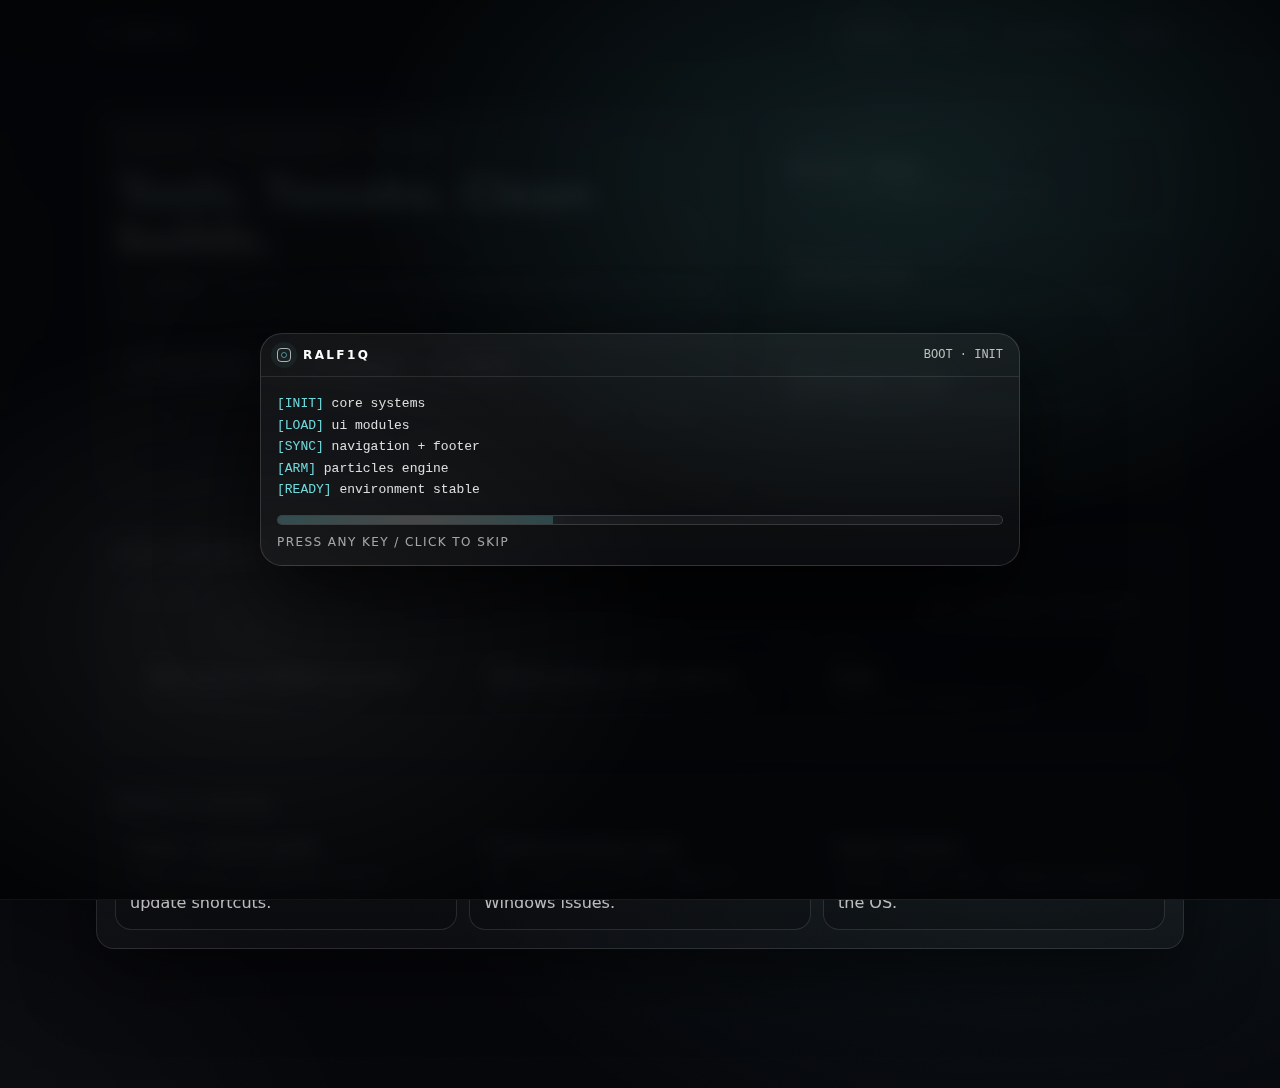
<file: index.html>
<!doctype html>
<html lang="en">
<head>
  <meta charset="utf-8" />
  <meta http-equiv="refresh" content="0; url=/home/" />
  <meta name="viewport" content="width=device-width, initial-scale=1" />
  <title>ralf1q</title>
</head>
<body style="background:#05060a;color:#fff;font-family:system-ui">
  <p>Redirecting to <a href="/home/" style="color:#fff">/home</a>…</p>
</body>
</html>
</file>
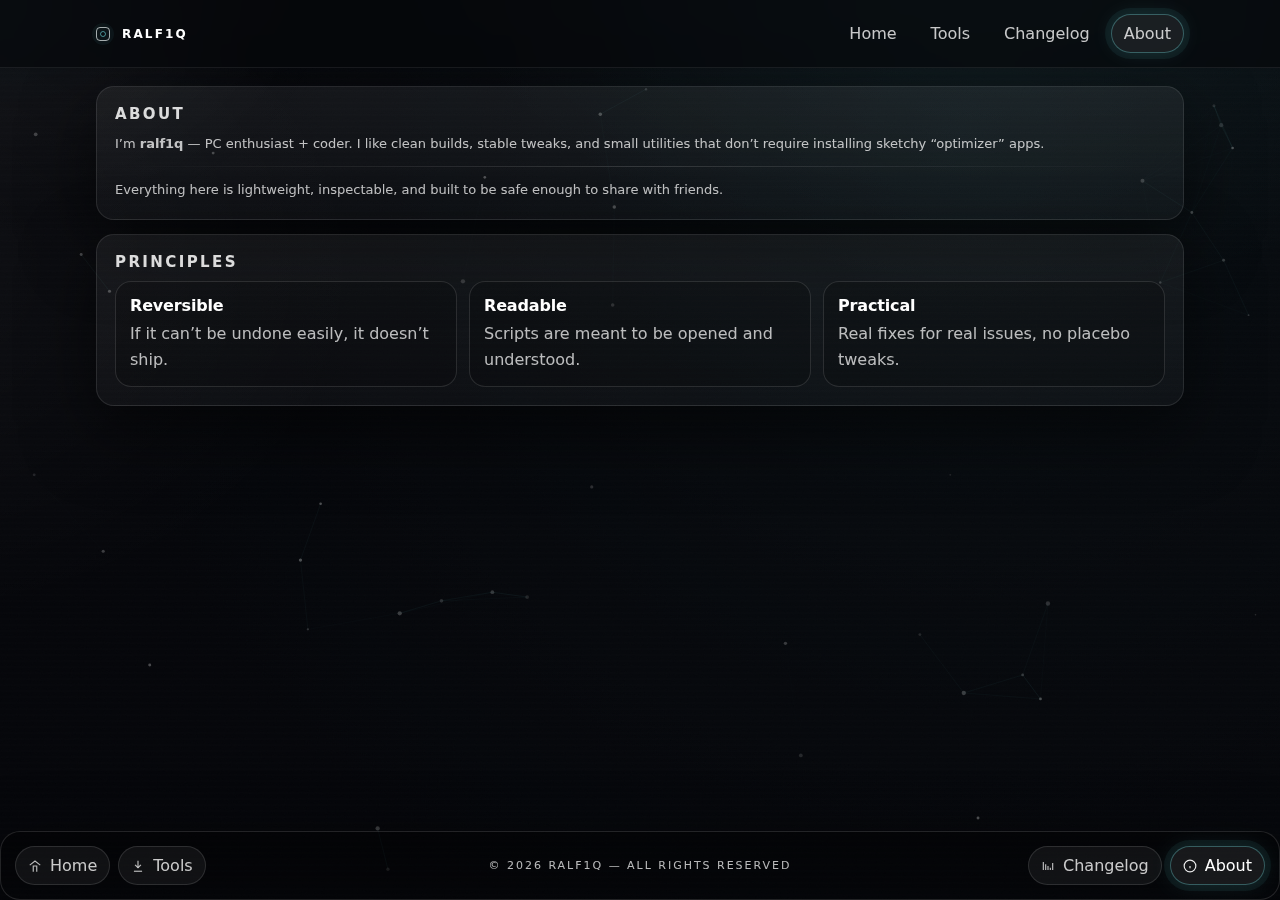
<file: about/index.html>
<!doctype html>
<html lang="en">
<head>
  <meta charset="utf-8" />
  <meta name="viewport" content="width=device-width, initial-scale=1" />
  <title>ralf1q — About</title>
  <meta name="description" content="About ralf1q." />
  <link rel="stylesheet" href="/style.css" />
</head>
<body>
  <div class="fx" aria-hidden="true">
    <canvas id="particles"></canvas>
    <div class="scanlines"></div>
    <div class="noise"></div>
  </div>

  <header>
    <div class="nav">
      <div class="brand">
        <span class="mark"></span>
        <a href="/home/">RALF1Q</a>
      </div>
      <nav class="links">
        <a data-nav href="/home/">Home</a>
        <a data-nav href="/tools/">Tools</a>
        <a data-nav href="/changelog/">Changelog</a>
        <a data-nav href="/about/">About</a>
      </nav>
    </div>
  </header>

  <main class="wrap">
    <div class="stack">
      <section class="card section reveal">
        <h2>About</h2>
        <p class="small">
          I’m <strong>ralf1q</strong> — PC enthusiast + coder. I like clean builds, stable tweaks,
          and small utilities that don’t require installing sketchy “optimizer” apps.
        </p>
        <div class="hr"></div>
        <p class="small">
          Everything here is lightweight, inspectable, and built to be safe enough to share with friends.
        </p>
      </section>

      <section class="card section reveal">
        <h2>Principles</h2>
        <div class="grid">
          <div class="tile">
            <p class="t">Reversible</p>
            <p class="p">If it can’t be undone easily, it doesn’t ship.</p>
          </div>
          <div class="tile">
            <p class="t">Readable</p>
            <p class="p">Scripts are meant to be opened and understood.</p>
          </div>
          <div class="tile">
            <p class="t">Practical</p>
            <p class="p">Real fixes for real issues, no placebo tweaks.</p>
          </div>
        </div>
      </section>
    </div>
  </main>

  <footer class="footer-block reveal">
    <div class="footer-grid">
      <nav class="footer-tabs left" aria-label="Footer navigation left">
        <a class="footer-tab" data-nav href="/home/">
          <svg viewBox="0 0 24 24" fill="none" stroke="currentColor" stroke-width="2">
            <path d="M3 10.5l9-7 9 7"></path><path d="M9 22V12h6v10"></path>
          </svg>
          Home
        </a>
        <a class="footer-tab" data-nav href="/tools/">
          <svg viewBox="0 0 24 24" fill="none" stroke="currentColor" stroke-width="2">
            <path d="M12 3v12"></path><path d="M7 10l5 5 5-5"></path><path d="M5 21h14"></path>
          </svg>
          Tools
        </a>
      </nav>

      <div class="footer-center">© 2026 RALF1Q — ALL RIGHTS RESERVED</div>

      <nav class="footer-tabs right" aria-label="Footer navigation right">
        <a class="footer-tab" data-nav href="/changelog/">
          <svg viewBox="0 0 24 24" fill="none" stroke="currentColor" stroke-width="2">
            <path d="M4 19V5"></path><path d="M8 19V9"></path><path d="M12 19v-7"></path><path d="M16 19v-4"></path><path d="M20 19V7"></path>
          </svg>
          Changelog
        </a>
        <a class="footer-tab" data-nav href="/about/">
          <svg viewBox="0 0 24 24" fill="none" stroke="currentColor" stroke-width="2">
            <path d="M12 12h.01"></path><path d="M12 16v-4"></path>
            <path d="M12 22C6.477 22 2 17.523 2 12S6.477 2 12 2s10 4.477 10 10-4.477 10-10 10z"></path>
          </svg>
          About
        </a>
      </nav>
    </div>
  </footer>

  <script src="/script.js"></script>
</body>
</html>
</file>
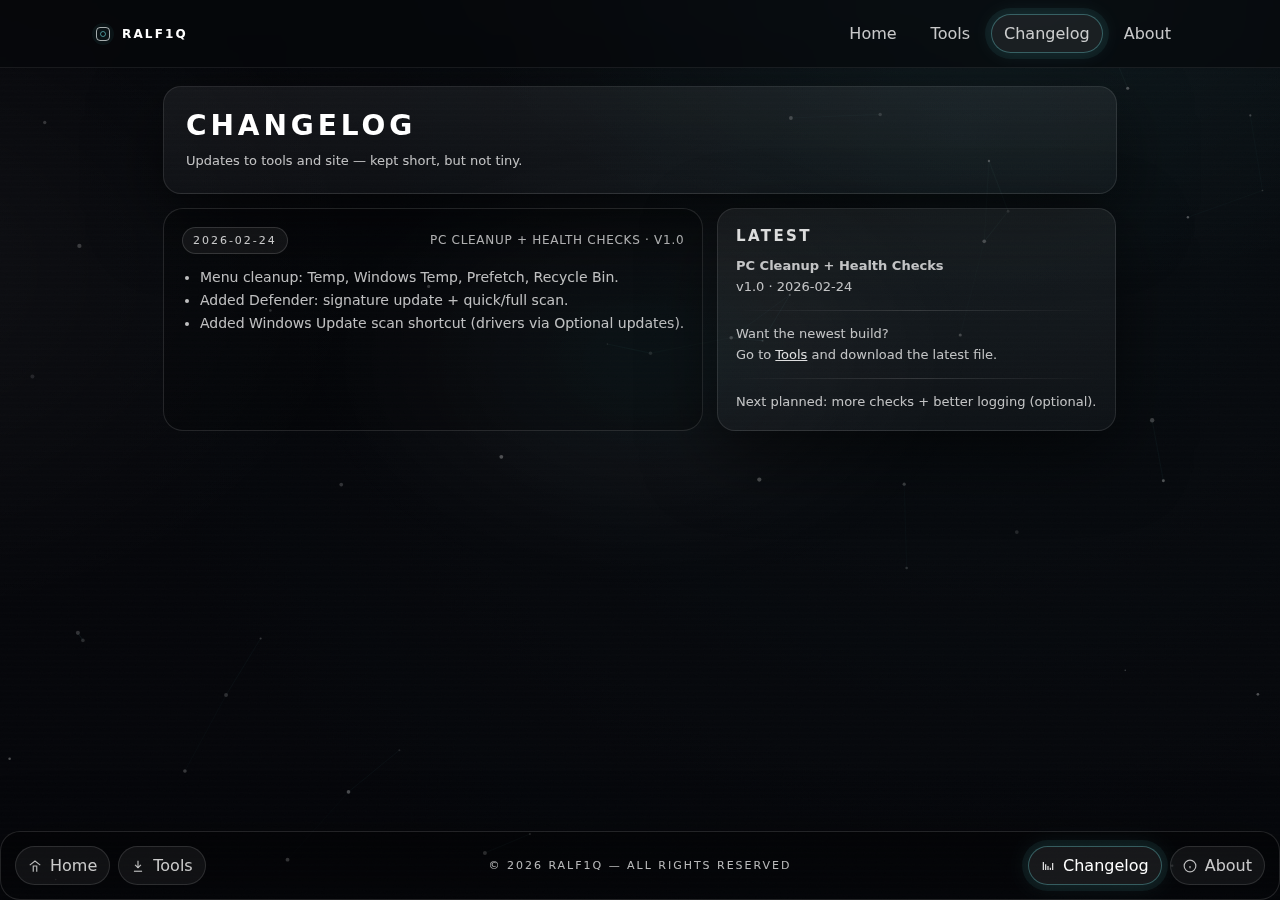
<file: changelog/index.html>
<!doctype html>
<html lang="en">
<head>
  <meta charset="utf-8" />
  <meta name="viewport" content="width=device-width, initial-scale=1" />
  <title>ralf1q — Changelog</title>
  <meta name="description" content="Tool updates and changes." />
  <link rel="stylesheet" href="/style.css" />
</head>

<body class="page-wide">
  <div class="fx" aria-hidden="true">
    <canvas id="particles"></canvas>
    <div class="scanlines"></div>
    <div class="noise"></div>
  </div>

  <header>
    <div class="nav">
      <div class="brand">
        <span class="mark"></span>
        <a href="/home/">RALF1Q</a>
      </div>
      <nav class="links">
        <a data-nav href="/home/">Home</a>
        <a data-nav href="/tools/">Tools</a>
        <a data-nav href="/changelog/">Changelog</a>
        <a data-nav href="/about/">About</a>
      </nav>
    </div>
  </header>

  <main class="wrap">
    <div class="stack">
      <!-- Big page header -->
      <section class="card section page-title reveal">
        <h1>Changelog</h1>
        <p class="small">Updates to tools and site — kept short, but not tiny.</p>
      </section>

      <!-- Wide layout: feed + pinned panel -->
      <section class="log-grid reveal">
        <!-- LEFT: main feed -->
        <div class="log">
          <article class="log-item">
            <div class="log-top">
              <div class="tag">2026-02-24</div>
              <div class="meta">PC Cleanup + Health Checks · v1.0</div>
            </div>
            <ul>
              <li>Menu cleanup: Temp, Windows Temp, Prefetch, Recycle Bin.</li>
              <li>Added Defender: signature update + quick/full scan.</li>
              <li>Added Windows Update scan shortcut (drivers via Optional updates).</li>
            </ul>
          </article>
        </div>

        <!-- RIGHT: pinned panel -->
        <aside class="card section pinned">
          <h2>Latest</h2>
          <p class="small">
            <strong>PC Cleanup + Health Checks</strong><br/>
            v1.0 · 2026-02-24
          </p>
          <div class="hr"></div>
          <p class="small">
            Want the newest build?<br/>
            Go to <a href="/tools/">Tools</a> and download the latest file.
          </p>
          <div class="hr"></div>
          <p class="small">
            Next planned: more checks + better logging (optional).
          </p>
        </aside>
      </section>
    </div>
  </main>

  <!-- FOOTER (same as all pages) - outside main -->
  <footer class="footer-block reveal">
    <div class="footer-grid">
      <nav class="footer-tabs left" aria-label="Footer navigation left">
        <a class="footer-tab" data-nav href="/home/">
          <svg viewBox="0 0 24 24" fill="none" stroke="currentColor" stroke-width="2">
            <path d="M3 10.5l9-7 9 7"></path>
            <path d="M9 22V12h6v10"></path>
          </svg>
          Home
        </a>
        <a class="footer-tab" data-nav href="/tools/">
          <svg viewBox="0 0 24 24" fill="none" stroke="currentColor" stroke-width="2">
            <path d="M12 3v12"></path>
            <path d="M7 10l5 5 5-5"></path>
            <path d="M5 21h14"></path>
          </svg>
          Tools
        </a>
      </nav>

      <div class="footer-center">© 2026 RALF1Q — ALL RIGHTS RESERVED</div>

      <nav class="footer-tabs right" aria-label="Footer navigation right">
        <a class="footer-tab" data-nav href="/changelog/">
          <svg viewBox="0 0 24 24" fill="none" stroke="currentColor" stroke-width="2">
            <path d="M4 19V5"></path>
            <path d="M8 19V9"></path>
            <path d="M12 19v-7"></path>
            <path d="M16 19v-4"></path>
            <path d="M20 19V7"></path>
          </svg>
          Changelog
        </a>
        <a class="footer-tab" data-nav href="/about/">
          <svg viewBox="0 0 24 24" fill="none" stroke="currentColor" stroke-width="2">
            <path d="M12 12h.01"></path>
            <path d="M12 16v-4"></path>
            <path d="M12 22C6.477 22 2 17.523 2 12S6.477 2 12 2s10 4.477 10 10-4.477 10-10 10z"></path>
          </svg>
          About
        </a>
      </nav>
    </div>
  </footer>

  <script src="/script.js"></script>
</body>
</html>
</file>
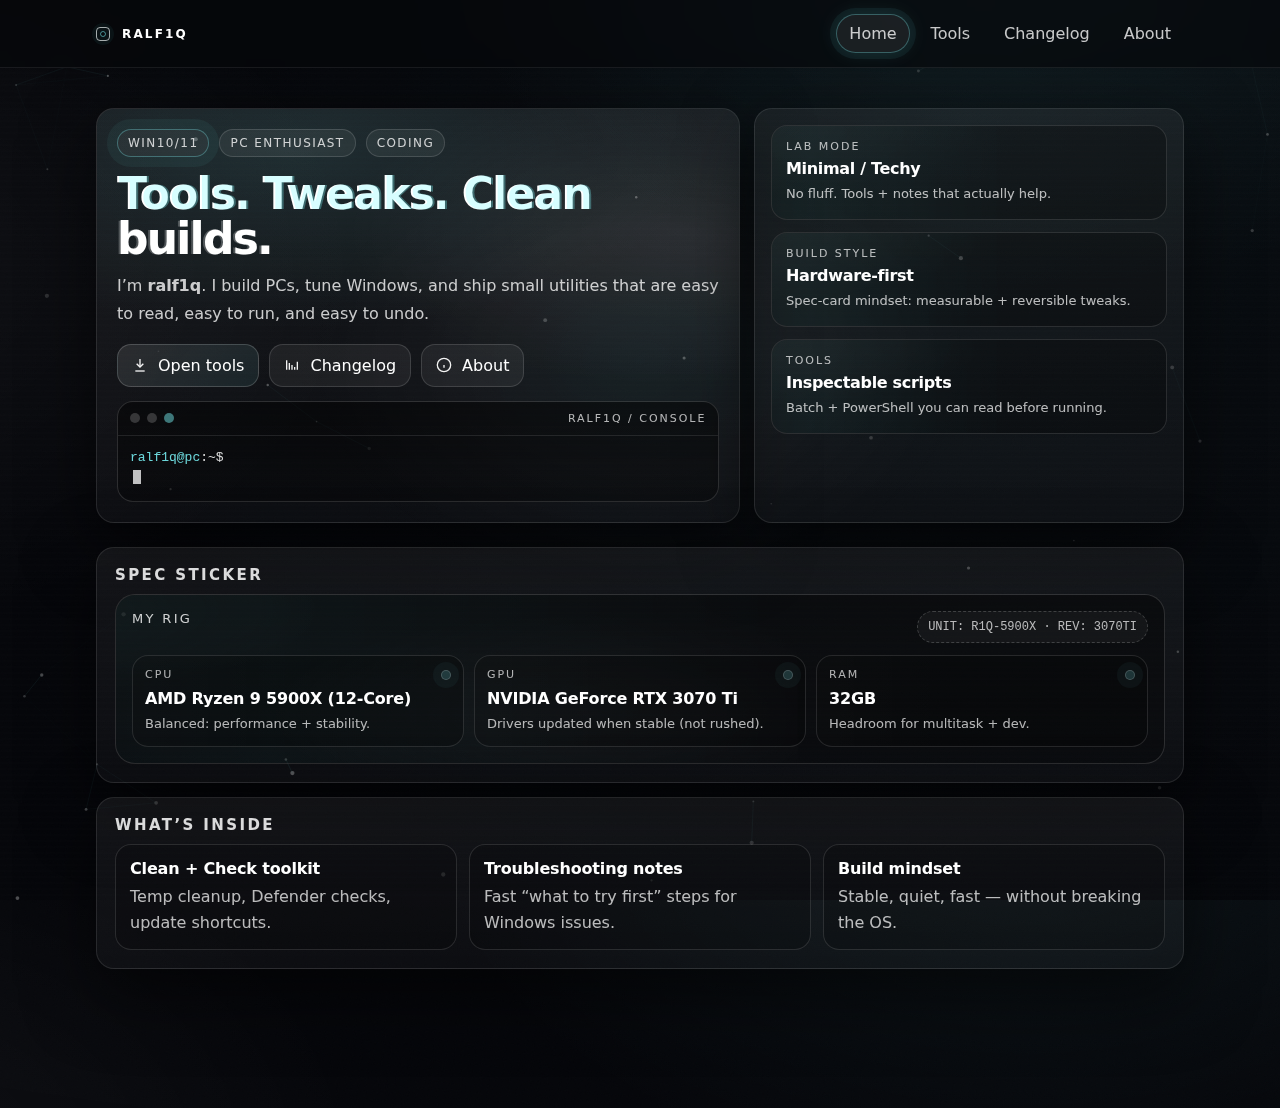
<file: home/index.html>
<!doctype html>
<html lang="en">
<head>
  <meta charset="utf-8" />
  <meta name="viewport" content="width=device-width, initial-scale=1" />
  <title>ralf1q — PC Lab</title>
  <meta name="description" content="ralf1q: PC enthusiast, Windows tools, minimal techy projects." />
  <link rel="stylesheet" href="/style.css" />
</head>
<body>
  <div class="fx" aria-hidden="true">
    <canvas id="particles"></canvas>
    <div class="scanlines"></div>
    <div class="noise"></div>
  </div>

  <header>
    <div class="nav">
      <div class="brand">
        <span class="mark"></span>
        <a href="/home/">RALF1Q</a>
      </div>
      <nav class="links">
        <a data-nav href="/home/">Home</a>
        <a data-nav href="/tools/">Tools</a>
        <a data-nav href="/changelog/">Changelog</a>
        <a data-nav href="/about/">About</a>
      </nav>
    </div>
  </header>

  <main class="wrap">
    <div class="stack">
      <section class="hero">
        <div class="hero-grid">
          <div class="card hero-main reveal">
            <div class="kicker">
              <span class="pill hot">WIN10/11</span>
              <span class="pill">PC ENTHUSIAST</span>
              <span class="pill">CODING</span>
            </div>

            <h1 class="h1">
              <span class="glitch" data-text="Tools. Tweaks. Clean builds.">Tools. Tweaks. Clean builds.</span>
            </h1>

            <p class="sub">
              I’m <strong>ralf1q</strong>. I build PCs, tune Windows, and ship small utilities
              that are easy to read, easy to run, and easy to undo.
            </p>

            <div class="actions">
              <a class="btn primary" href="/tools/">
                <svg viewBox="0 0 24 24" fill="none" stroke="currentColor" stroke-width="2">
                  <path d="M12 3v12"></path><path d="M7 10l5 5 5-5"></path><path d="M5 21h14"></path>
                </svg>
                Open tools
              </a>
              <a class="btn" href="/changelog/">
                <svg viewBox="0 0 24 24" fill="none" stroke="currentColor" stroke-width="2">
                  <path d="M4 19V5"></path><path d="M8 19V9"></path><path d="M12 19v-7"></path><path d="M16 19v-4"></path><path d="M20 19V7"></path>
                </svg>
                Changelog
              </a>
              <a class="btn" href="/about/">
                <svg viewBox="0 0 24 24" fill="none" stroke="currentColor" stroke-width="2">
                  <path d="M12 12h.01"></path><path d="M12 16v-4"></path>
                  <path d="M12 22C6.477 22 2 17.523 2 12S6.477 2 12 2s10 4.477 10 10-4.477 10-10 10z"></path>
                </svg>
                About
              </a>
            </div>

            <div class="terminal" data-terminal>
              <div class="term-top">
                <div class="term-dots">
                  <span class="dot"></span><span class="dot"></span><span class="dot c"></span>
                </div>
                <div class="term-title">ralf1q / console</div>
              </div>
              <div class="term-body">
                <div data-term-out></div>
                <span class="caret"></span>
              </div>
            </div>
          </div>

          <aside class="card side reveal">
            <div class="spec">
              <div class="label">LAB MODE</div>
              <div class="value">Minimal / Techy</div>
              <div class="mini">No fluff. Tools + notes that actually help.</div>
            </div>
            <div class="spec">
              <div class="label">BUILD STYLE</div>
              <div class="value">Hardware-first</div>
              <div class="mini">Spec-card mindset: measurable + reversible tweaks.</div>
            </div>
            <div class="spec">
              <div class="label">TOOLS</div>
              <div class="value">Inspectable scripts</div>
              <div class="mini">Batch + PowerShell you can read before running.</div>
            </div>
          </aside>
        </div>
      </section>

      <section class="card section reveal">
        <h2>Spec sticker</h2>
        <div class="sticker">
          <div class="sticker-top">
            <div class="sticker-title">My rig</div>
            <div class="sticker-id">UNIT: R1Q-5900X · REV: 3070TI</div>
          </div>

          <div class="spec-grid">
            <div class="spec-chip label-reveal" data-stagger="1">
              <div class="spec-k">CPU <span class="spec-dot"></span></div>
              <div class="spec-v">AMD Ryzen 9 5900X (12-Core)</div>
              <div class="spec-note">Balanced: performance + stability.</div>
            </div>

            <div class="spec-chip label-reveal" data-stagger="2">
              <div class="spec-k">GPU <span class="spec-dot"></span></div>
              <div class="spec-v">NVIDIA GeForce RTX 3070 Ti</div>
              <div class="spec-note">Drivers updated when stable (not rushed).</div>
            </div>

            <div class="spec-chip label-reveal" data-stagger="3">
              <div class="spec-k">RAM <span class="spec-dot"></span></div>
              <div class="spec-v">32GB</div>
              <div class="spec-note">Headroom for multitask + dev.</div>
            </div>
          </div>
        </div>
      </section>

      <section class="card section reveal">
        <h2>What’s inside</h2>
        <div class="grid">
          <div class="tile">
            <p class="t">Clean + Check toolkit</p>
            <p class="p">Temp cleanup, Defender checks, update shortcuts.</p>
          </div>
          <div class="tile">
            <p class="t">Troubleshooting notes</p>
            <p class="p">Fast “what to try first” steps for Windows issues.</p>
          </div>
          <div class="tile">
            <p class="t">Build mindset</p>
            <p class="p">Stable, quiet, fast — without breaking the OS.</p>
          </div>
        </div>
      </section>
    </div>
  </main>

  <!-- Footer moved OUTSIDE main so it can sit at bottom -->
  <footer class="footer-block reveal">
    <div class="footer-grid">
      <nav class="footer-tabs left" aria-label="Footer navigation left">
        <a class="footer-tab" data-nav href="/home/">
          <svg viewBox="0 0 24 24" fill="none" stroke="currentColor" stroke-width="2">
            <path d="M3 10.5l9-7 9 7"></path><path d="M9 22V12h6v10"></path>
          </svg>
          Home
        </a>
        <a class="footer-tab" data-nav href="/tools/">
          <svg viewBox="0 0 24 24" fill="none" stroke="currentColor" stroke-width="2">
            <path d="M12 3v12"></path><path d="M7 10l5 5 5-5"></path><path d="M5 21h14"></path>
          </svg>
          Tools
        </a>
      </nav>

      <div class="footer-center">© 2026 RALF1Q — ALL RIGHTS RESERVED</div>

      <nav class="footer-tabs right" aria-label="Footer navigation right">
        <a class="footer-tab" data-nav href="/changelog/">
          <svg viewBox="0 0 24 24" fill="none" stroke="currentColor" stroke-width="2">
            <path d="M4 19V5"></path><path d="M8 19V9"></path><path d="M12 19v-7"></path><path d="M16 19v-4"></path><path d="M20 19V7"></path>
          </svg>
          Changelog
        </a>
        <a class="footer-tab" data-nav href="/about/">
          <svg viewBox="0 0 24 24" fill="none" stroke="currentColor" stroke-width="2">
            <path d="M12 12h.01"></path><path d="M12 16v-4"></path>
            <path d="M12 22C6.477 22 2 17.523 2 12S6.477 2 12 2s10 4.477 10 10-4.477 10-10 10z"></path>
          </svg>
          About
        </a>
      </nav>
    </div>
  </footer>

  <script src="/script.js"></script>
</body>
</html>
</file>
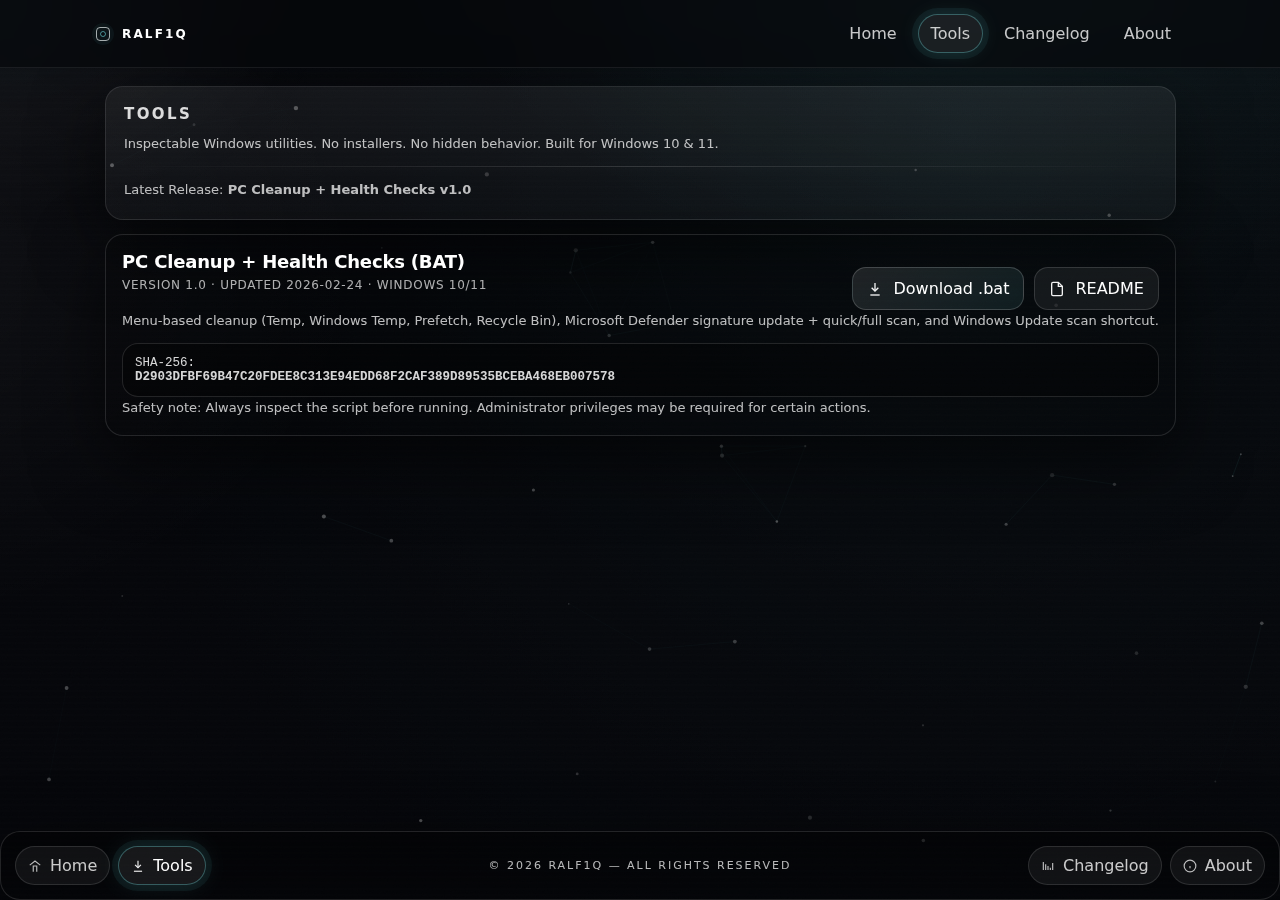
<file: tools/index.html>
<!doctype html>
<html lang="en">
<head>
  <meta charset="utf-8" />
  <meta name="viewport" content="width=device-width, initial-scale=1" />
  <title>ralf1q — Tools</title>
  <meta name="description" content="Download ralf1q Windows 10/11 tools." />
  <link rel="stylesheet" href="/style.css" />
</head>
<body>

  <div class="fx" aria-hidden="true">
    <canvas id="particles"></canvas>
    <div class="scanlines"></div>
    <div class="noise"></div>
  </div>

  <header>
    <div class="nav">
      <div class="brand">
        <span class="mark"></span>
        <a href="/home/">RALF1Q</a>
      </div>
      <nav class="links">
        <a data-nav href="/home/">Home</a>
        <a data-nav href="/tools/">Tools</a>
        <a data-nav href="/changelog/">Changelog</a>
        <a data-nav href="/about/">About</a>
      </nav>
    </div>
  </header>

  <main class="wrap">
    <div class="stack">

      <section class="card section reveal">
        <h2>Tools</h2>
        <p class="small">
          Inspectable Windows utilities. No installers. No hidden behavior.
          Built for Windows 10 & 11.
        </p>
        <div class="hr"></div>
        <p class="small">
          Latest Release: <strong>PC Cleanup + Health Checks v1.0</strong>
        </p>
      </section>

      <section class="tools reveal">

        <article class="tool">
          <div class="tool-top">
            <div>
              <h2>PC Cleanup + Health Checks (BAT)</h2>
              <div class="meta">
                Version 1.0 · Updated 2026-02-24 · Windows 10/11
              </div>
            </div>

            <div class="actions">
              <a class="btn primary" href="/tools/files/PC_Clean_Menu.bat" download>
                <svg viewBox="0 0 24 24" fill="none" stroke="currentColor" stroke-width="2">
                  <path d="M12 3v12"></path>
                  <path d="M7 10l5 5 5-5"></path>
                  <path d="M5 21h14"></path>
                </svg>
                Download .bat
              </a>

              <a class="btn" href="/tools/files/README.txt" download>
                <svg viewBox="0 0 24 24" fill="none" stroke="currentColor" stroke-width="2">
                  <path d="M14 2H6a2 2 0 0 0-2 2v16a2 2 0 0 0 2 2h12a2 2 0 0 0 2-2V8z"></path>
                  <path d="M14 2v6h6"></path>
                </svg>
                README
              </a>
            </div>
          </div>

          <p class="small">
            Menu-based cleanup (Temp, Windows Temp, Prefetch, Recycle Bin),
            Microsoft Defender signature update + quick/full scan,
            and Windows Update scan shortcut.
          </p>

          <div class="code">
            SHA-256:<br/>
            <strong>
              D2903DFBF69B47C20FDEE8C313E94EDD68F2CAF389D89535BCEBA468EB007578
            </strong>
          </div>

          <p class="small">
            Safety note: Always inspect the script before running.
            Administrator privileges may be required for certain actions.
          </p>
        </article>

      </section>

    </div>
  </main>

  <!-- Footer -->
  <footer class="footer-block reveal">
    <div class="footer-grid">
      <nav class="footer-tabs left" aria-label="Footer navigation left">
        <a class="footer-tab" data-nav href="/home/">
          <svg viewBox="0 0 24 24" fill="none" stroke="currentColor" stroke-width="2">
            <path d="M3 10.5l9-7 9 7"></path>
            <path d="M9 22V12h6v10"></path>
          </svg>
          Home
        </a>

        <a class="footer-tab" data-nav href="/tools/">
          <svg viewBox="0 0 24 24" fill="none" stroke="currentColor" stroke-width="2">
            <path d="M12 3v12"></path>
            <path d="M7 10l5 5 5-5"></path>
            <path d="M5 21h14"></path>
          </svg>
          Tools
        </a>
      </nav>

      <div class="footer-center">
        © 2026 RALF1Q — ALL RIGHTS RESERVED
      </div>

      <nav class="footer-tabs right" aria-label="Footer navigation right">
        <a class="footer-tab" data-nav href="/changelog/">
          <svg viewBox="0 0 24 24" fill="none" stroke="currentColor" stroke-width="2">
            <path d="M4 19V5"></path>
            <path d="M8 19V9"></path>
            <path d="M12 19v-7"></path>
            <path d="M16 19v-4"></path>
            <path d="M20 19V7"></path>
          </svg>
          Changelog
        </a>

        <a class="footer-tab" data-nav href="/about/">
          <svg viewBox="0 0 24 24" fill="none" stroke="currentColor" stroke-width="2">
            <path d="M12 12h.01"></path>
            <path d="M12 16v-4"></path>
            <path d="M12 22C6.477 22 2 17.523 2 12S6.477 2 12 2s10 4.477 10 10-4.477 10-10 10z"></path>
          </svg>
          About
        </a>
      </nav>
    </div>
  </footer>

  <script src="/script.js"></script>
</body>
</html>
</file>
<file: style.css>
:root{
  --bg:#05060a;
  --ink:#ffffff;
  --muted:#b7bccb;

  --line:rgba(255,255,255,.10);
  --line2:rgba(255,255,255,.16);

  --soft:rgba(255,255,255,.04);
  --soft2:rgba(255,255,255,.06);

  --acc:#ffffff;
  --acc2:#7efcff;

  --radius:18px;
  --shadow: 0 24px 70px rgba(0,0,0,.55);
}

*{box-sizing:border-box}
html,body{height:100%}
body{
  margin:0;
  background:
    radial-gradient(1100px 700px at 80% -10%, rgba(126,252,255,.06), transparent 55%),
    radial-gradient(900px 650px at -10% 30%, rgba(255,255,255,.04), transparent 55%),
    var(--bg);
  color:var(--ink);
  font-family: ui-sans-serif, system-ui, -apple-system, Segoe UI, Roboto, Arial;
  overflow-x:hidden;
}

a{ color: rgba(255,255,255,.86); }
a:hover{ color:#fff; }

.wrap{
  position:relative;
  z-index:1;
  max-width: 1120px;
  margin: 0 auto;
  padding: 18px 16px 70px;
}

/* ===== Ambient layers: scanlines + noise + particles ===== */
.fx{
  position:fixed;
  inset:0;
  pointer-events:none;
  z-index:0;
}
#particles{
  position:absolute;
  inset:0;
  width:100%;
  height:100%;
  opacity:.55;
}
.fx .scanlines{
  position:absolute; inset:0;
  background: repeating-linear-gradient(
    to bottom,
    rgba(255,255,255,.04) 0px,
    rgba(255,255,255,.04) 1px,
    transparent 2px,
    transparent 6px
  );
  mix-blend-mode: overlay;
  opacity:.10;
  animation: scan 8s linear infinite;
}
@keyframes scan{
  from{ transform: translateY(-10px); }
  to{ transform: translateY(10px); }
}
.fx .noise{
  position:absolute; inset:-30%;
  background-image:
    url("data:image/svg+xml,%3Csvg xmlns='http://www.w3.org/2000/svg' width='180' height='180'%3E%3Cfilter id='n'%3E%3CfeTurbulence type='fractalNoise' baseFrequency='.9' numOctaves='3' stitchTiles='stitch'/%3E%3C/filter%3E%3Crect width='180' height='180' filter='url(%23n)' opacity='.35'/%3E%3C/svg%3E");
  opacity:.06;
  transform: rotate(8deg);
}

/* ===== Header ===== */
header{
  position:sticky;
  top:0;
  z-index:50;
  background: rgba(5,6,10,.62);
  backdrop-filter: blur(10px);
  border-bottom: 1px solid rgba(255,255,255,.08);
}
.nav{
  max-width:1120px;
  margin:0 auto;
  padding: 14px 16px;
  display:flex;
  align-items:center;
  justify-content:space-between;
  gap: 14px;
}

.brand{
  display:flex;
  align-items:center;
  gap:12px;
  font-weight:800;
  letter-spacing:.18em;
  text-transform: uppercase;
  font-size: 12px;
}
.brand a{
  color:var(--ink);
  text-decoration:none;
}
.brand .mark{
  width: 14px; height: 14px;
  border-radius: 4px;
  border:1px solid rgba(255,255,255,.65);
  position:relative;
}
.brand .mark:before{
  content:"";
  position:absolute;
  inset:3px;
  border:1px solid rgba(126,252,255,.55);
  border-radius: 3px;
  box-shadow: 0 0 0 8px rgba(126,252,255,.05);
}

/* ===== Nav tabs (top) + glow for active ===== */
.links{
  display:flex;
  gap:8px;
  flex-wrap:wrap;
  align-items:center;
}
.links a{
  color: rgba(255,255,255,.78);
  text-decoration:none;
  padding: 9px 12px;
  border-radius: 999px;
  border: 1px solid transparent;
  transition: transform .16s ease, background .16s ease, border-color .16s ease, color .16s ease, box-shadow .25s ease;
}
.links a:hover{
  transform: translateY(-1px);
  background: rgba(255,255,255,.06);
  border-color: rgba(255,255,255,.12);
  color: #fff;
}
.links a.active{
  background: rgba(255,255,255,.08);
  border-color: rgba(126,252,255,.30);
  box-shadow:
    0 0 0 6px rgba(126,252,255,.06),
    0 0 22px rgba(126,252,255,.10);
  animation: glowPulse 2.8s ease-in-out infinite;
}

/* Glow animation used for active states */
@keyframes glowPulse{
  0%,100%{ box-shadow: 0 0 0 6px rgba(126,252,255,.05), 0 0 22px rgba(126,252,255,.10); }
  50%{ box-shadow: 0 0 0 9px rgba(126,252,255,.07), 0 0 32px rgba(126,252,255,.14); }
}

/* ===== Layout spacing ===== */
.stack{
  display:grid;
  gap: 14px; /* clean gaps between GUIs */
}

.card{
  border:1px solid var(--line);
  background: linear-gradient(180deg, rgba(255,255,255,.06), rgba(255,255,255,.03));
  border-radius: var(--radius);
  box-shadow: var(--shadow);
}

.section{
  padding: 18px;
}

.section h2{
  margin:0 0 10px;
  font-size: 15px;
  letter-spacing:.16em;
  text-transform: uppercase;
  color: rgba(255,255,255,.85);
}
.small{
  color: rgba(255,255,255,.74);
  line-height:1.65;
  font-size: 13px;
  margin: 0;
}
.hr{
  height: 1px;
  background: linear-gradient(90deg, transparent, rgba(255,255,255,.14), transparent);
  margin: 12px 0;
}

/* ===== Hero ===== */
.hero{
  padding: 22px 0 10px;
}
.hero-grid{
  display:grid;
  grid-template-columns: 1.2fr .8fr;
  gap: 14px;
  align-items:stretch;
}
@media (max-width: 900px){
  .hero-grid{ grid-template-columns:1fr; }
}

.hero-main{
  padding: 20px;
  position:relative;
  overflow:hidden;
}
.hero-main:before{
  content:"";
  position:absolute;
  inset:-1px;
  background:
    radial-gradient(700px 300px at 30% 10%, rgba(126,252,255,.10), transparent 60%),
    radial-gradient(600px 280px at 90% 30%, rgba(255,255,255,.08), transparent 55%);
  pointer-events:none;
}
.hero-main > *{ position:relative; }

.kicker{
  display:flex;
  gap:10px;
  align-items:center;
  flex-wrap:wrap;
  color: rgba(255,255,255,.78);
  font-size: 12px;
  letter-spacing:.12em;
  text-transform: uppercase;
}
.pill{
  padding: 6px 10px;
  border-radius: 999px;
  border:1px solid rgba(255,255,255,.14);
  background: rgba(255,255,255,.06);
}
.pill.hot{
  border-color: rgba(126,252,255,.30);
  box-shadow: 0 0 0 10px rgba(126,252,255,.05);
  animation: pillPulse 3.2s ease-in-out infinite;
}
@keyframes pillPulse{
  0%,100%{ box-shadow: 0 0 0 10px rgba(126,252,255,.04); }
  50%{ box-shadow: 0 0 0 14px rgba(126,252,255,.06); }
}

/* Glitch headline */
.h1{
  margin: 14px 0 10px;
  font-size: 44px;
  line-height: 1.03;
  letter-spacing: -.04em;
}
@media (max-width: 540px){
  .h1{ font-size: 36px; }
}
.glitch{
  position:relative;
  display:inline-block;
}
.glitch:before,
.glitch:after{
  content: attr(data-text);
  position:absolute;
  left:0; top:0;
  width:100%;
  overflow:hidden;
  opacity:.35;
}
.glitch:before{
  transform: translate(2px, 0);
  color: rgba(126,252,255,.9);
  clip-path: inset(0 0 55% 0);
  animation: glitch1 3.6s infinite linear alternate-reverse;
}
.glitch:after{
  transform: translate(-2px, 0);
  color: rgba(255,255,255,.7);
  clip-path: inset(55% 0 0 0);
  animation: glitch2 2.8s infinite linear alternate-reverse;
}
@keyframes glitch1{
  0%{ clip-path: inset(0 0 55% 0); }
  20%{ clip-path: inset(8% 0 52% 0); }
  45%{ clip-path: inset(0 0 63% 0); }
  70%{ clip-path: inset(12% 0 48% 0); }
  100%{ clip-path: inset(2% 0 58% 0); }
}
@keyframes glitch2{
  0%{ clip-path: inset(55% 0 0 0); }
  22%{ clip-path: inset(62% 0 0 0); }
  55%{ clip-path: inset(48% 0 0 0); }
  80%{ clip-path: inset(66% 0 0 0); }
  100%{ clip-path: inset(56% 0 0 0); }
}

.sub{
  margin:0;
  color: rgba(255,255,255,.78);
  line-height: 1.75;
  max-width: 70ch;
}

/* Buttons */
.actions{
  margin-top: 16px;
  display:flex;
  gap:10px;
  flex-wrap:wrap;
}
.btn{
  display:inline-flex;
  align-items:center;
  gap:10px;
  padding: 11px 14px;
  border-radius: 14px;
  text-decoration:none;
  color:#fff;
  border:1px solid rgba(255,255,255,.14);
  background: rgba(255,255,255,.06);
  transition: transform .16s ease, border-color .16s ease, background .16s ease, box-shadow .16s ease;
}
.btn:hover{
  transform: translateY(-2px);
  border-color: rgba(126,252,255,.32);
  background: rgba(255,255,255,.08);
  box-shadow: 0 18px 40px rgba(0,0,0,.35);
}
.btn.primary{
  background: linear-gradient(135deg, rgba(255,255,255,.10), rgba(126,252,255,.08));
  border-color: rgba(255,255,255,.18);
}
.btn svg{ width:16px; height:16px; opacity:.95; }

/* Side spec cards */
.side{
  padding: 16px;
  display:flex;
  flex-direction:column;
  gap: 12px;
}
.spec{
  background: rgba(0,0,0,.25);
  border: 1px solid rgba(255,255,255,.12);
  border-radius: 16px;
  padding: 14px;
  position:relative;
  overflow:hidden;
}
.spec:before{
  content:"";
  position:absolute;
  inset:-1px;
  background:
    linear-gradient(90deg, transparent, rgba(126,252,255,.10), transparent),
    radial-gradient(500px 120px at 20% 0%, rgba(255,255,255,.08), transparent 60%);
  opacity:.55;
  transform: translateX(-40%);
  animation: sweep 5.5s ease-in-out infinite;
}
@keyframes sweep{
  0%,100%{ transform: translateX(-42%); opacity:.35; }
  50%{ transform: translateX(42%); opacity:.65; }
}
.spec > *{ position:relative; }
.spec .label{
  font-size: 11px;
  letter-spacing: .18em;
  text-transform: uppercase;
  color: rgba(255,255,255,.70);
}
.spec .value{
  margin-top: 6px;
  font-weight: 820;
  letter-spacing: -.02em;
  font-size: 16px;
}
.spec .mini{
  margin-top: 6px;
  color: rgba(255,255,255,.72);
  font-size: 13px;
  line-height: 1.6;
}

/* Terminal */
.terminal{
  margin-top: 14px;
  border-radius: 16px;
  border: 1px solid rgba(255,255,255,.14);
  background: linear-gradient(180deg, rgba(0,0,0,.45), rgba(0,0,0,.25));
  overflow:hidden;
}
.term-top{
  display:flex;
  align-items:center;
  justify-content:space-between;
  padding: 10px 12px;
  border-bottom: 1px solid rgba(255,255,255,.10);
}
.term-dots{ display:flex; gap:7px; align-items:center; }
.dot{ width:10px;height:10px;border-radius:999px;background: rgba(255,255,255,.18); }
.dot.c{ background: rgba(126,252,255,.45); }
.term-title{
  font-size: 11px;
  letter-spacing: .18em;
  text-transform: uppercase;
  color: rgba(255,255,255,.70);
}
.term-body{
  padding: 12px;
  font-family: ui-monospace, SFMono-Regular, Menlo, Monaco, Consolas, "Liberation Mono", "Courier New", monospace;
  font-size: 13px;
  line-height: 1.55;
  color: rgba(255,255,255,.86);
}
.term-body .prompt{ color: rgba(126,252,255,.85); }
.caret{
  display:inline-block;
  width: 8px;
  height: 14px;
  background: rgba(255,255,255,.75);
  margin-left: 3px;
  transform: translateY(2px);
  animation: blink 1s steps(1) infinite;
}
@keyframes blink{ 50%{ opacity:0; } }

/* Tiles */
.grid{
  display:grid;
  grid-template-columns: repeat(3, 1fr);
  gap: 12px;
}
@media (max-width: 900px){
  .grid{ grid-template-columns: 1fr; }
}
.tile{
  padding: 14px;
  border-radius: 16px;
  border: 1px solid rgba(255,255,255,.12);
  background: rgba(0,0,0,.18);
  transition: transform .16s ease, border-color .16s ease, box-shadow .2s ease;
}
.tile:hover{
  transform: translateY(-2px);
  border-color: rgba(126,252,255,.26);
  box-shadow: 0 16px 40px rgba(0,0,0,.35);
}
.tile .t{
  margin:0 0 6px;
  font-weight:820;
  letter-spacing: -.01em;
}
.tile .p{
  margin:0;
  color: rgba(255,255,255,.72);
  line-height:1.6;
}

/* Spec sticker */
.sticker{
  border: 1px solid rgba(255,255,255,.14);
  background: linear-gradient(180deg, rgba(0,0,0,.42), rgba(0,0,0,.22));
  border-radius: 20px;
  padding: 16px;
  overflow:hidden;
  position:relative;
}
.sticker:before{
  content:"";
  position:absolute;
  inset:-2px;
  background:
    radial-gradient(520px 140px at 25% 10%, rgba(126,252,255,.10), transparent 60%),
    radial-gradient(520px 160px at 80% 70%, rgba(255,255,255,.06), transparent 62%),
    linear-gradient(90deg, transparent, rgba(126,252,255,.08), transparent);
  opacity:.55;
  transform: translateX(-35%);
  animation: stickerSweep 6.2s ease-in-out infinite;
  pointer-events:none;
}
@keyframes stickerSweep{
  0%,100%{ transform: translateX(-40%); opacity:.35; }
  50%{ transform: translateX(40%); opacity:.65; }
}
.sticker > *{ position:relative; }
.sticker-top{
  display:flex;
  align-items:flex-start;
  justify-content:space-between;
  gap: 12px;
  flex-wrap:wrap;
  margin-bottom: 12px;
}
.sticker-title{
  font-size: 13px;
  letter-spacing:.18em;
  text-transform: uppercase;
  color: rgba(255,255,255,.80);
}
.sticker-id{
  font-family: ui-monospace, SFMono-Regular, Menlo, Monaco, Consolas, "Liberation Mono","Courier New", monospace;
  font-size: 12px;
  color: rgba(255,255,255,.70);
  padding: 8px 10px;
  border-radius: 999px;
  border:1px dashed rgba(255,255,255,.18);
  background: rgba(255,255,255,.04);
}
.spec-grid{
  display:grid;
  grid-template-columns: repeat(3, minmax(0, 1fr));
  gap: 10px;
}
@media (max-width: 900px){
  .spec-grid{ grid-template-columns: 1fr; }
}
.spec-chip{
  border:1px solid rgba(255,255,255,.12);
  background: rgba(0,0,0,.22);
  border-radius: 16px;
  padding: 12px;
  position:relative;
  overflow:hidden;
}
.spec-chip:after{
  content:"";
  position:absolute;
  inset:-1px;
  background: linear-gradient(90deg, transparent, rgba(255,255,255,.08), transparent);
  opacity:.22;
  transform: translateX(-60%);
  animation: chipScan 4.8s ease-in-out infinite;
  pointer-events:none;
}
@keyframes chipScan{
  0%,100%{ transform: translateX(-60%); opacity:.12; }
  50%{ transform: translateX(60%); opacity:.28; }
}
.spec-k{
  font-size: 11px;
  letter-spacing:.18em;
  text-transform: uppercase;
  color: rgba(255,255,255,.68);
  display:flex;
  align-items:center;
  justify-content:space-between;
  gap: 10px;
}
.spec-dot{
  width:10px;height:10px;border-radius:999px;
  border:1px solid rgba(255,255,255,.18);
  background: rgba(126,252,255,.18);
  box-shadow: 0 0 0 8px rgba(126,252,255,.04);
}
.spec-v{
  margin-top: 8px;
  font-weight: 850;
  letter-spacing:-.01em;
  line-height: 1.2;
}
.spec-note{
  margin-top: 6px;
  color: rgba(255,255,255,.70);
  font-size: 13px;
  line-height: 1.55;
}

/* Tools + changelog blocks */
.tools{ display:grid; gap:12px; }
.tool{
  padding: 16px;
  border-radius: var(--radius);
  border:1px solid rgba(255,255,255,.12);
  background: rgba(0,0,0,.18);
  box-shadow: var(--shadow);
}
.tool-top{
  display:flex;
  justify-content:space-between;
  gap: 12px;
  flex-wrap:wrap;
  align-items:flex-start;
}
.tool h2{ margin:0; font-size: 18px; letter-spacing:-.01em; }
.meta{
  margin-top: 6px;
  color: rgba(255,255,255,.68);
  font-size: 12px;
  letter-spacing:.06em;
  text-transform: uppercase;
}
.code{
  margin-top: 12px;
  font-family: ui-monospace, SFMono-Regular, Menlo, Monaco, Consolas, "Liberation Mono","Courier New", monospace;
  font-size: 12.5px;
  background: rgba(0,0,0,.32);
  border: 1px solid rgba(255,255,255,.12);
  border-radius: 16px;
  padding: 12px;
  color: rgba(255,255,255,.84);
  overflow:auto;
}

.log{ display:grid; gap: 12px; }
.log-item{
  border:1px solid rgba(255,255,255,.12);
  background: rgba(0,0,0,.18);
  border-radius: 18px;
  padding: 14px;
}
.log-top{
  display:flex;
  align-items:flex-start;
  justify-content:space-between;
  gap: 10px;
  flex-wrap:wrap;
}
.tag{
  font-size: 11px;
  letter-spacing:.18em;
  text-transform: uppercase;
  color: rgba(255,255,255,.78);
  border:1px solid rgba(255,255,255,.14);
  background: rgba(255,255,255,.05);
  padding: 6px 10px;
  border-radius: 999px;
}
.log-item ul{
  margin: 10px 0 0;
  padding-left: 18px;
  color: rgba(255,255,255,.74);
  line-height: 1.65;
  font-size: 13px;
}

/* ===== Animations ===== */
.reveal{
  opacity:0;
  transform: translateY(10px);
  transition: opacity .65s ease, transform .65s ease;
  will-change: opacity, transform;
}
.reveal.on{
  opacity:1;
  transform: translateY(0);
}

.label-reveal{
  opacity:0;
  transform: translateY(8px);
  filter: blur(2px);
  will-change: opacity, transform, filter;
}
.label-reveal.on{
  opacity:1;
  transform: translateY(0);
  filter: blur(0);
  transition: opacity .55s ease, transform .55s ease, filter .55s ease;
}
.label-reveal.on[data-stagger="1"]{ transition-delay: .05s; }
.label-reveal.on[data-stagger="2"]{ transition-delay: .10s; }
.label-reveal.on[data-stagger="3"]{ transition-delay: .15s; }

/* ===== Footer block with tabs + active glow ===== */
.footer-block{
  border:1px solid rgba(255,255,255,.12);
  background: linear-gradient(180deg, rgba(0,0,0,.42), rgba(0,0,0,.22));
  border-radius: 20px;
  padding: 14px;
  box-shadow: var(--shadow);
}

.footer-grid{
  display:grid;
  grid-template-columns: 1fr auto 1fr;
  gap: 12px;
  align-items:center;
}

.footer-center{
  text-align:center;
  font-size: 11px;
  letter-spacing: .18em;
  text-transform: uppercase;
  color: rgba(255,255,255,.72);
  white-space: nowrap;
}

.footer-tabs{
  display:flex;
  gap:8px;
  flex-wrap:wrap;
  align-items:center;
}
.footer-tabs.left{ justify-content:flex-start; }
.footer-tabs.right{ justify-content:flex-end; }

.footer-tab{
  display:inline-flex;
  align-items:center;
  gap:8px;
  padding: 9px 12px;
  border-radius: 999px;
  border: 1px solid rgba(255,255,255,.12);
  background: rgba(255,255,255,.05);
  color: rgba(255,255,255,.78);
  text-decoration:none;
  transition: transform .16s ease, border-color .16s ease, background .16s ease, color .16s ease, box-shadow .25s ease;
}
.footer-tab:hover{
  transform: translateY(-1px);
  border-color: rgba(126,252,255,.30);
  background: rgba(255,255,255,.08);
  color: #fff;
}
.footer-tab.active{
  border-color: rgba(126,252,255,.30);
  background: rgba(255,255,255,.08);
  color:#fff;
  box-shadow:
    0 0 0 6px rgba(126,252,255,.06),
    0 0 22px rgba(126,252,255,.10);
  animation: glowPulse 2.8s ease-in-out infinite;
}
.footer-tab svg{
  width: 14px;
  height: 14px;
  opacity:.92;
}

/* responsive footer */
@media (max-width: 760px){
  .footer-grid{ grid-template-columns: 1fr; }
  .footer-center{ order: 3; }
  .footer-tabs.left, .footer-tabs.right{ justify-content:center; }
  .footer-center{ white-space: normal; line-height: 1.6; }
}

/* Accessibility: reduce motion */
@media (prefers-reduced-motion: reduce){
  .fx .scanlines, .pill.hot, .links a.active, .footer-tab.active,
  .spec:before, .sticker:before, .spec-chip:after{
    animation: none !important;
  }
  .reveal, .label-reveal{
    transition: none !important;
    opacity: 1 !important;
    transform: none !important;
    filter: none !important;
  }
}

/* ===== Make footer sit at bottom on short pages ===== */
body{
  min-height: 100vh;
  display: flex;
  flex-direction: column;
}

/* Let main take remaining height so footer can push to bottom */
main{
  flex: 1;
}

/* ===== Page-specific: wider changelog ===== */
.page-wide .wrap{
  max-width: 1240px; /* wider than default */
}

/* Make the changelog header feel like a real page header */
.page-title{
  padding: 22px;
}
.page-title h1{
  margin: 0 0 8px;
  font-size: 28px;
  letter-spacing: .14em;
  text-transform: uppercase;
}
.page-title p{
  margin: 0;
}

/* Changelog grid: 2 columns on desktop, 1 on mobile */
.log-grid{
  display:grid;
  grid-template-columns: 1.15fr .85fr;
  gap: 14px;
}
@media (max-width: 980px){
  .log-grid{ grid-template-columns: 1fr; }
}

/* Bigger, cleaner log items */
.log-item{
  padding: 18px;           /* more breathing room */
  border-radius: 20px;
}
.log-item ul{
  margin-top: 12px;
  font-size: 14px;         /* slightly larger */
}

/* Optional: pin “Pinned / Latest” panel */
.pinned{
  position: sticky;
  top: 86px; /* below header */
  align-self: start;
}
@media (max-width: 980px){
  .pinned{ position: static; }
}

/* =========================
   Boot Splash (first visit)
   ========================= */

.boot{
  position: fixed;
  inset: 0;
  z-index: 9999;
  display: grid;
  place-items: center;
  background:
    radial-gradient(900px 600px at 70% 20%, rgba(126,252,255,.10), transparent 60%),
    radial-gradient(700px 520px at 20% 70%, rgba(255,255,255,.06), transparent 60%),
    rgba(3,4,7,.92);
  backdrop-filter: blur(10px);
  border-bottom: 1px solid rgba(255,255,255,.06);
  opacity: 0;
  transform: translateY(6px);
  pointer-events: none;
}

.boot.on{
  opacity: 1;
  transform: translateY(0);
  pointer-events: auto;
  transition: opacity .35s ease, transform .35s ease;
}

.boot.off{
  opacity: 0;
  transform: translateY(-6px);
  pointer-events: none;
  transition: opacity .45s ease, transform .45s ease;
}

.boot-panel{
  width: min(760px, calc(100% - 34px));
  border-radius: 22px;
  border: 1px solid rgba(255,255,255,.14);
  background: linear-gradient(180deg, rgba(255,255,255,.06), rgba(255,255,255,.03));
  box-shadow: 0 40px 90px rgba(0,0,0,.65);
  overflow: hidden;
}

.boot-top{
  display:flex;
  align-items:center;
  justify-content:space-between;
  padding: 14px 16px;
  border-bottom: 1px solid rgba(255,255,255,.10);
}

.boot-brand{
  display:flex;
  align-items:center;
  gap: 12px;
  letter-spacing: .20em;
  text-transform: uppercase;
  font-weight: 900;
  font-size: 12px;
}

.boot-mark{
  width: 14px; height: 14px;
  border-radius: 4px;
  border:1px solid rgba(255,255,255,.65);
  position:relative;
}
.boot-mark:before{
  content:"";
  position:absolute; inset:3px;
  border:1px solid rgba(126,252,255,.55);
  border-radius: 3px;
  box-shadow: 0 0 0 10px rgba(126,252,255,.05);
}

.boot-status{
  font-family: ui-monospace, SFMono-Regular, Menlo, Monaco, Consolas, "Liberation Mono","Courier New", monospace;
  font-size: 12px;
  color: rgba(255,255,255,.72);
}

.boot-body{
  padding: 16px;
}

.boot-lines{
  font-family: ui-monospace, SFMono-Regular, Menlo, Monaco, Consolas, "Liberation Mono","Courier New", monospace;
  font-size: 13px;
  line-height: 1.65;
  color: rgba(255,255,255,.86);
}

.boot-lines .k{
  color: rgba(126,252,255,.85);
}

.boot-bar{
  margin-top: 14px;
  height: 10px;
  border-radius: 999px;
  border: 1px solid rgba(255,255,255,.14);
  background: rgba(255,255,255,.05);
  overflow:hidden;
}

.boot-bar > i{
  display:block;
  height:100%;
  width: 0%;
  background: linear-gradient(90deg, rgba(126,252,255,.20), rgba(255,255,255,.18), rgba(126,252,255,.20));
  box-shadow: 0 0 28px rgba(126,252,255,.18);
}

.boot-hint{
  margin-top: 10px;
  font-size: 12px;
  letter-spacing: .12em;
  text-transform: uppercase;
  color: rgba(255,255,255,.62);
}

/* =========================
   Mouse Glow Tracking
   ========================= */

/* We’ll set these from JS */
:root{
  --mx: 50vw;
  --my: 40vh;
  --m0: 0; /* 0 disables glow (used for reduced motion / no mouse) */
}

/* Soft cursor-follow glow behind everything */
body::before{
  content:"";
  position: fixed;
  inset: 0;
  pointer-events: none;
  z-index: 0; /* behind your .wrap (z=1) but above background */
  opacity: calc(0.55 * var(--m0));
  background:
    radial-gradient(520px 360px at var(--mx) var(--my),
      rgba(126,252,255,.10),
      rgba(255,255,255,.05) 32%,
      transparent 66%);
  filter: blur(0px);
  transition: opacity .25s ease;
}

/* Optional: subtle parallax on cards (very small) */
.card, .tool, .log-item, .tile, .spec, .sticker, .footer-block{
  transform: translate3d(0,0,0);
  will-change: transform;
}

@media (prefers-reduced-motion: reduce){
  body::before{ opacity: 0 !important; }
  .boot{ display:none !important; }
}

/* =========================
   Verified Badge
   ========================= */

.verified-badge{
  display:inline-flex;
  align-items:center;
  gap:8px;
  padding:6px 12px;
  border-radius:999px;
  font-size:11px;
  letter-spacing:.14em;
  text-transform:uppercase;
  font-weight:700;
  border:1px solid rgba(126,252,255,.55);
  color: rgba(126,252,255,.95);
  background: rgba(126,252,255,.08);
  box-shadow:
    0 0 18px rgba(126,252,255,.18),
    inset 0 0 10px rgba(126,252,255,.08);
  animation: verifiedPulse 3.5s ease-in-out infinite;
}

.verified-badge svg{
  width:14px;
  height:14px;
  stroke: rgba(126,252,255,.95);
}

@keyframes verifiedPulse{
  0%{
    box-shadow:
      0 0 14px rgba(126,252,255,.14),
      inset 0 0 6px rgba(126,252,255,.06);
  }
  50%{
    box-shadow:
      0 0 28px rgba(126,252,255,.28),
      inset 0 0 14px rgba(126,252,255,.12);
  }
  100%{
    box-shadow:
      0 0 14px rgba(126,252,255,.14),
      inset 0 0 6px rgba(126,252,255,.06);
  }
}
</file>
